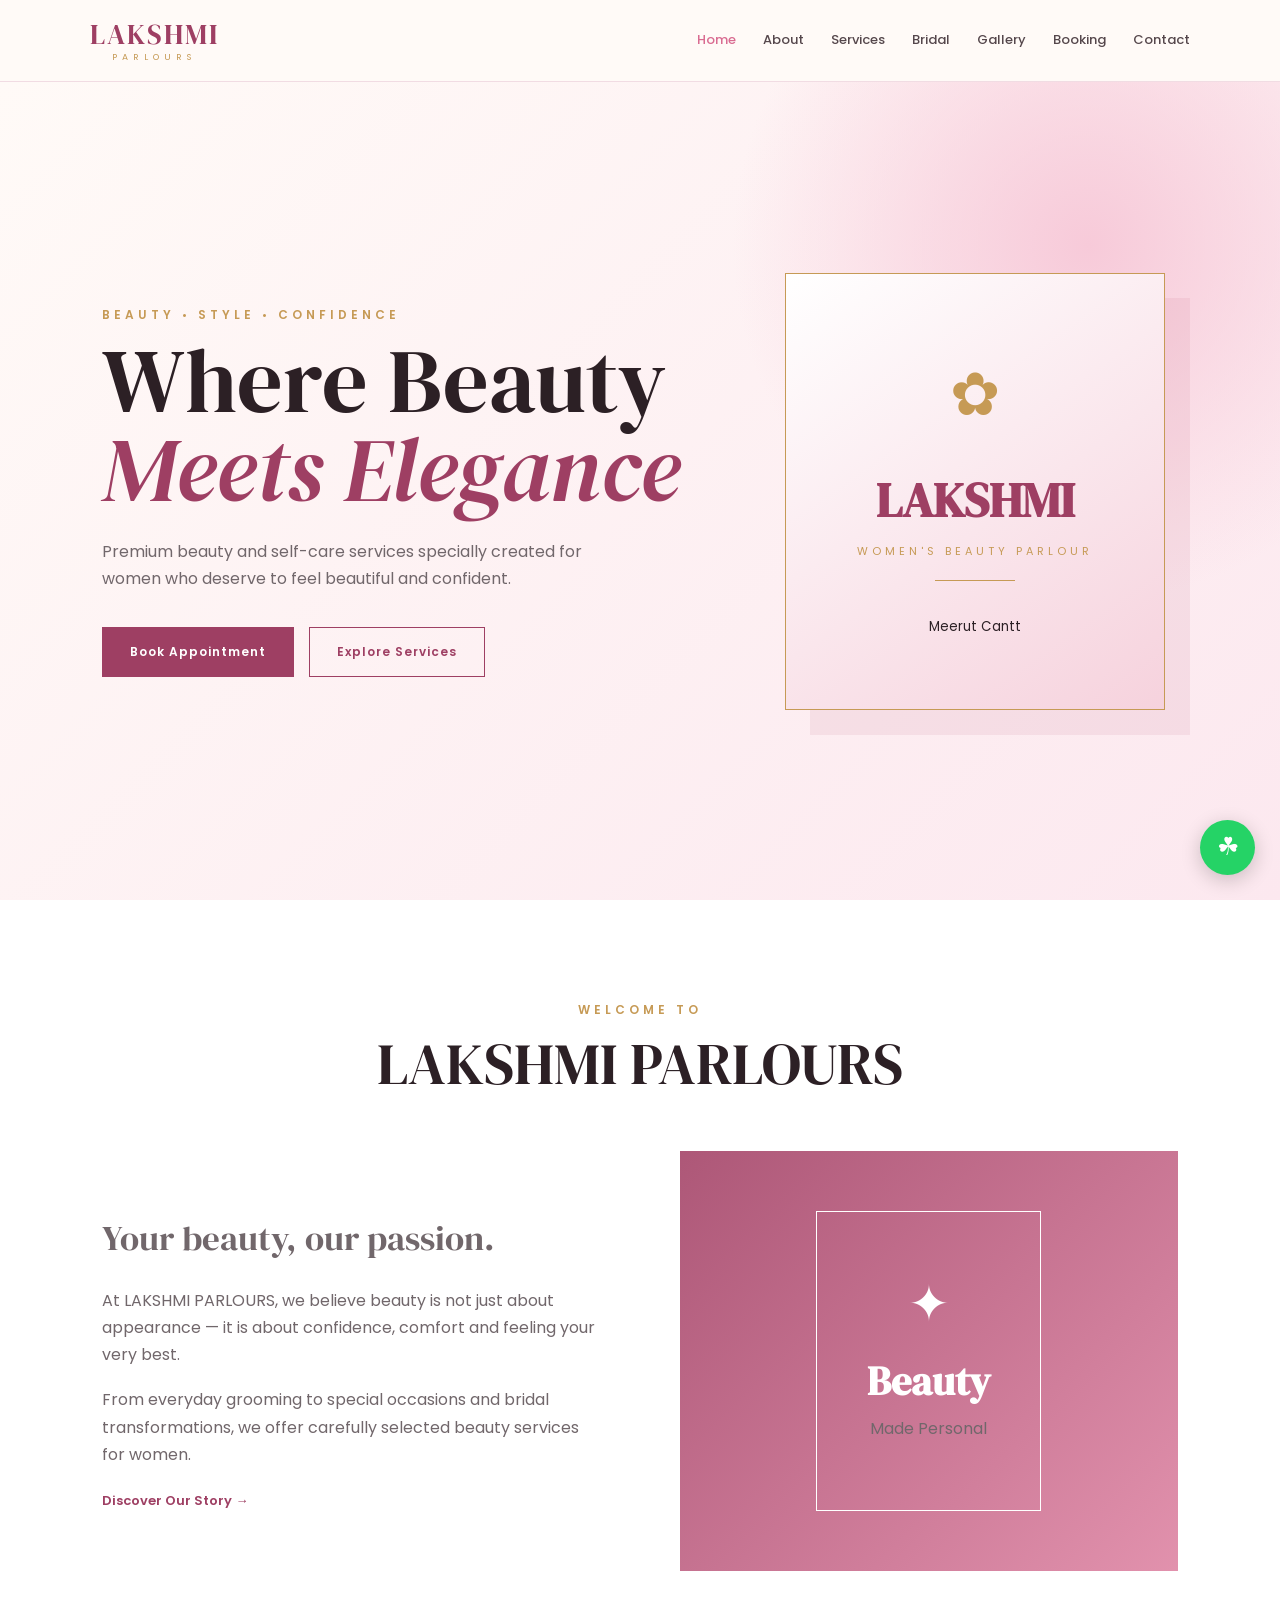
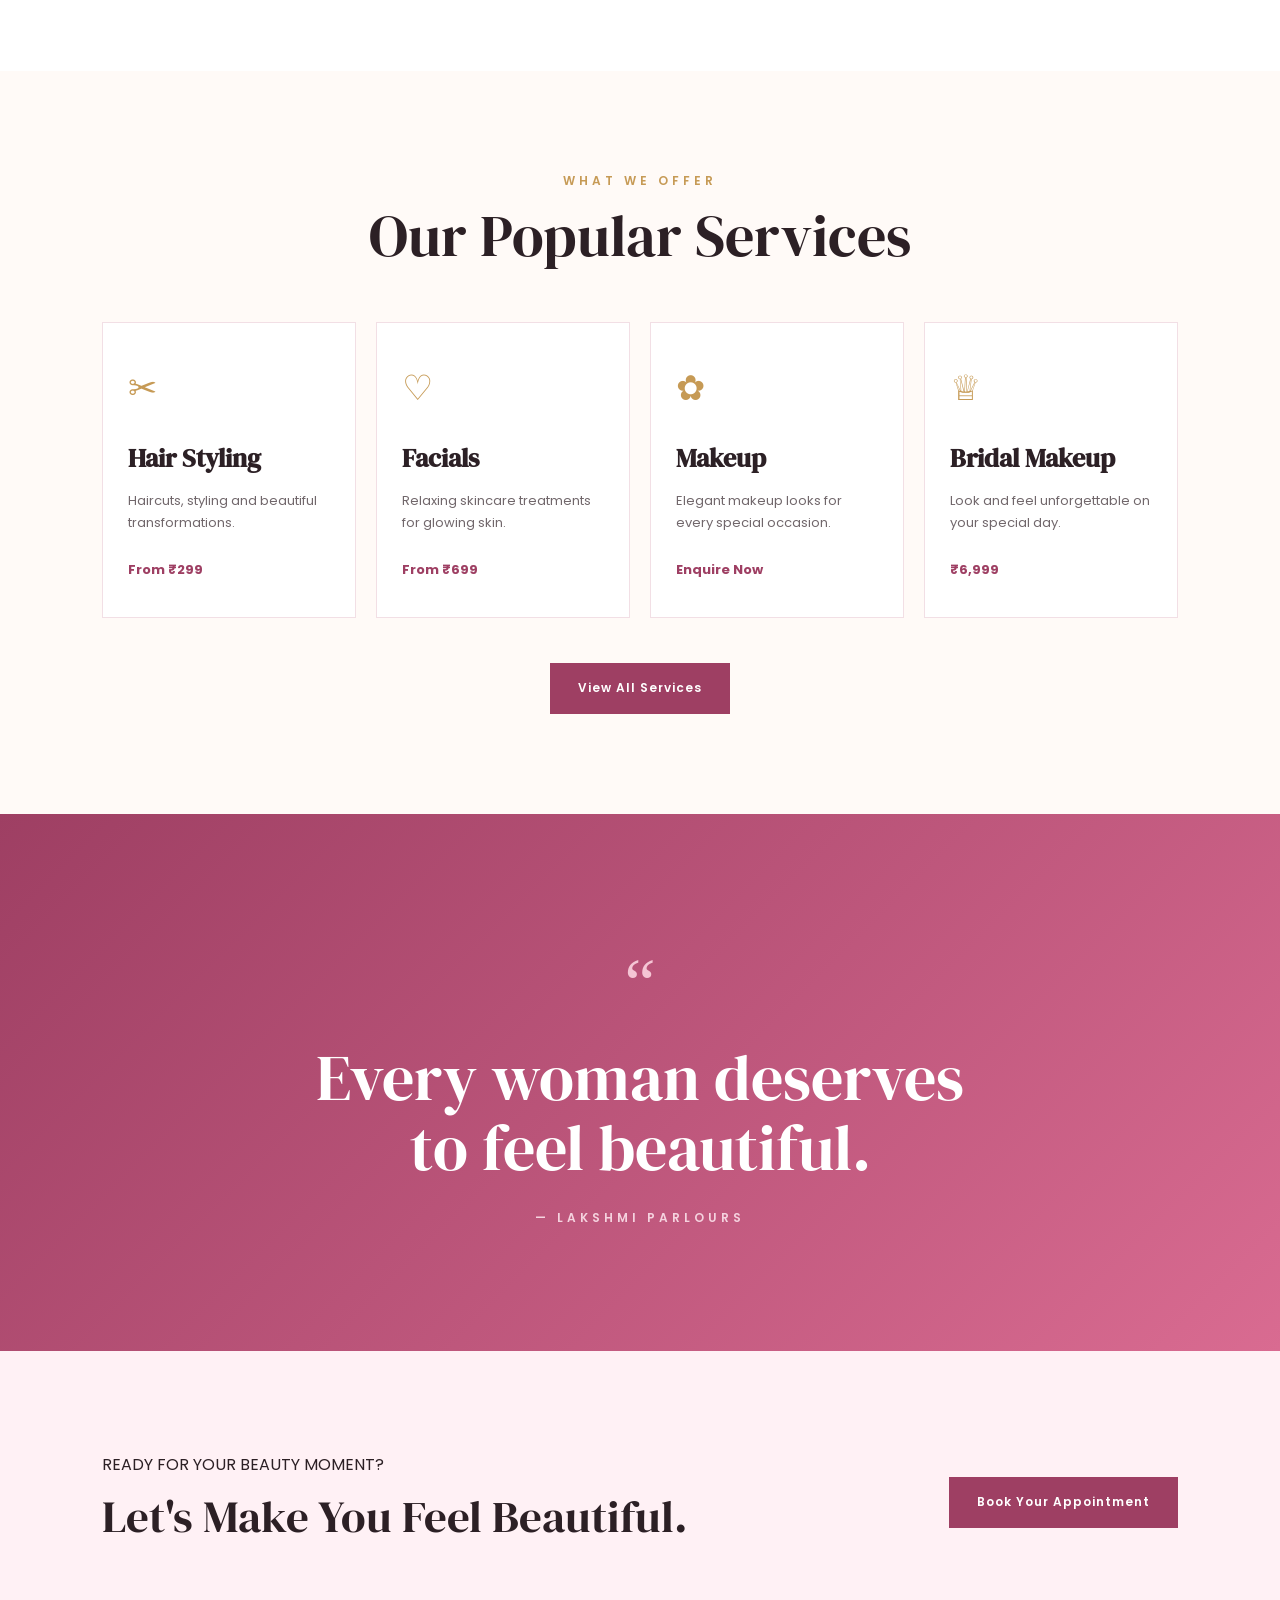
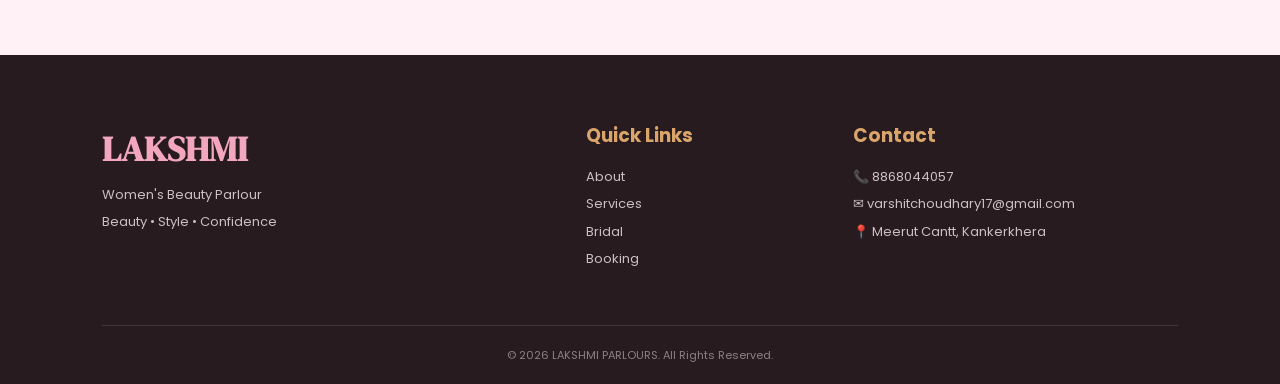
<file: index.html>
<!DOCTYPE html>
<html lang="en">
<head>
    <meta charset="UTF-8">
    <meta name="viewport" content="width=device-width, initial-scale=1.0">
    <title>LAKSHMI PARLOURS | Women's Beauty Parlour</title>
    <link rel="stylesheet" href="style.css">
    <link href="https://fonts.googleapis.com/css2?family=DM+Serif+Display&family=Poppins:wght@300;400;500;600;700&display=swap" rel="stylesheet">
</head>

<body>

<header class="navbar">
    <a href="index.html" class="logo">
        <span>LAKSHMI</span>
        <small>PARLOURS</small>
    </a>

    <button class="menu-btn" onclick="toggleMenu()">☰</button>

    <nav id="navMenu">
        <a class="active" href="index.html">Home</a>
        <a href="about.html">About</a>
        <a href="services.html">Services</a>
        <a href="bridal.html">Bridal</a>
        <a href="gallery.html">Gallery</a>
        <a href="booking.html">Booking</a>
        <a href="contact.html">Contact</a>
    </nav>
</header>

<main>

<section class="hero">
    <div class="hero-content">
        <p class="eyebrow">BEAUTY • STYLE • CONFIDENCE</p>

        <h1>Where Beauty<br><span>Meets Elegance</span></h1>

        <p>
            Premium beauty and self-care services specially created
            for women who deserve to feel beautiful and confident.
        </p>

        <div class="hero-buttons">
            <a href="booking.html" class="btn">Book Appointment</a>
            <a href="services.html" class="btn btn-outline">Explore Services</a>
        </div>
    </div>

    <div class="hero-card">
        <div class="flower">✿</div>
        <h2>LAKSHMI</h2>
        <p>WOMEN'S BEAUTY PARLOUR</p>
        <div class="gold-line"></div>
        <small>Meerut Cantt</small>
    </div>
</section>

<section class="welcome section">
    <div class="section-title">
        <p>WELCOME TO</p>
        <h2>LAKSHMI PARLOURS</h2>
    </div>

    <div class="welcome-grid">
        <div>
            <p class="large-text">
                Your beauty, our passion.
            </p>

            <p>
                At LAKSHMI PARLOURS, we believe beauty is not just
                about appearance — it is about confidence, comfort
                and feeling your very best.
            </p>

            <p>
                From everyday grooming to special occasions and
                bridal transformations, we offer carefully selected
                beauty services for women.
            </p>

            <a href="about.html" class="text-link">Discover Our Story →</a>
        </div>

        <div class="beauty-box">
            <div>
                <span>✦</span>
                <h3>Beauty</h3>
                <p>Made Personal</p>
            </div>
        </div>
    </div>
</section>

<section class="services-preview section">
    <div class="section-title">
        <p>WHAT WE OFFER</p>
        <h2>Our Popular Services</h2>
    </div>

    <div class="service-cards">

        <div class="service-card">
            <div class="service-icon">✂</div>
            <h3>Hair Styling</h3>
            <p>Haircuts, styling and beautiful transformations.</p>
            <strong>From ₹299</strong>
        </div>

        <div class="service-card">
            <div class="service-icon">♡</div>
            <h3>Facials</h3>
            <p>Relaxing skincare treatments for glowing skin.</p>
            <strong>From ₹699</strong>
        </div>

        <div class="service-card">
            <div class="service-icon">✿</div>
            <h3>Makeup</h3>
            <p>Elegant makeup looks for every special occasion.</p>
            <strong>Enquire Now</strong>
        </div>

        <div class="service-card">
            <div class="service-icon">♕</div>
            <h3>Bridal Makeup</h3>
            <p>Look and feel unforgettable on your special day.</p>
            <strong>₹6,999</strong>
        </div>

    </div>

    <div class="center">
        <a href="services.html" class="btn">View All Services</a>
    </div>
</section>

<section class="quote-section">
    <div>
        <span>“</span>
        <h2>Every woman deserves<br>to feel beautiful.</h2>
        <p>— LAKSHMI PARLOURS</p>
    </div>
</section>

<section class="cta section">
    <div>
        <p>READY FOR YOUR BEAUTY MOMENT?</p>
        <h2>Let's Make You Feel Beautiful.</h2>
    </div>

    <a href="booking.html" class="btn">Book Your Appointment</a>
</section>

</main>

<footer>
    <div class="footer-grid">

        <div>
            <h2>LAKSHMI</h2>
            <p>Women's Beauty Parlour</p>
            <p>Beauty • Style • Confidence</p>
        </div>

        <div>
            <h3>Quick Links</h3>
            <a href="about.html">About</a>
            <a href="services.html">Services</a>
            <a href="bridal.html">Bridal</a>
            <a href="booking.html">Booking</a>
        </div>

        <div>
            <h3>Contact</h3>
            <p>📞 8868044057</p>
            <p>✉ varshitchoudhary17@gmail.com</p>
            <p>📍 Meerut Cantt, Kankerkhera</p>
        </div>

    </div>

    <div class="copyright">
        © 2026 LAKSHMI PARLOURS. All Rights Reserved.
    </div>
</footer>

<a class="whatsapp" href="https://wa.me/918868044057" target="_blank">☘</a>

<script src="script.js"></script>
</body>
</html>
</file>
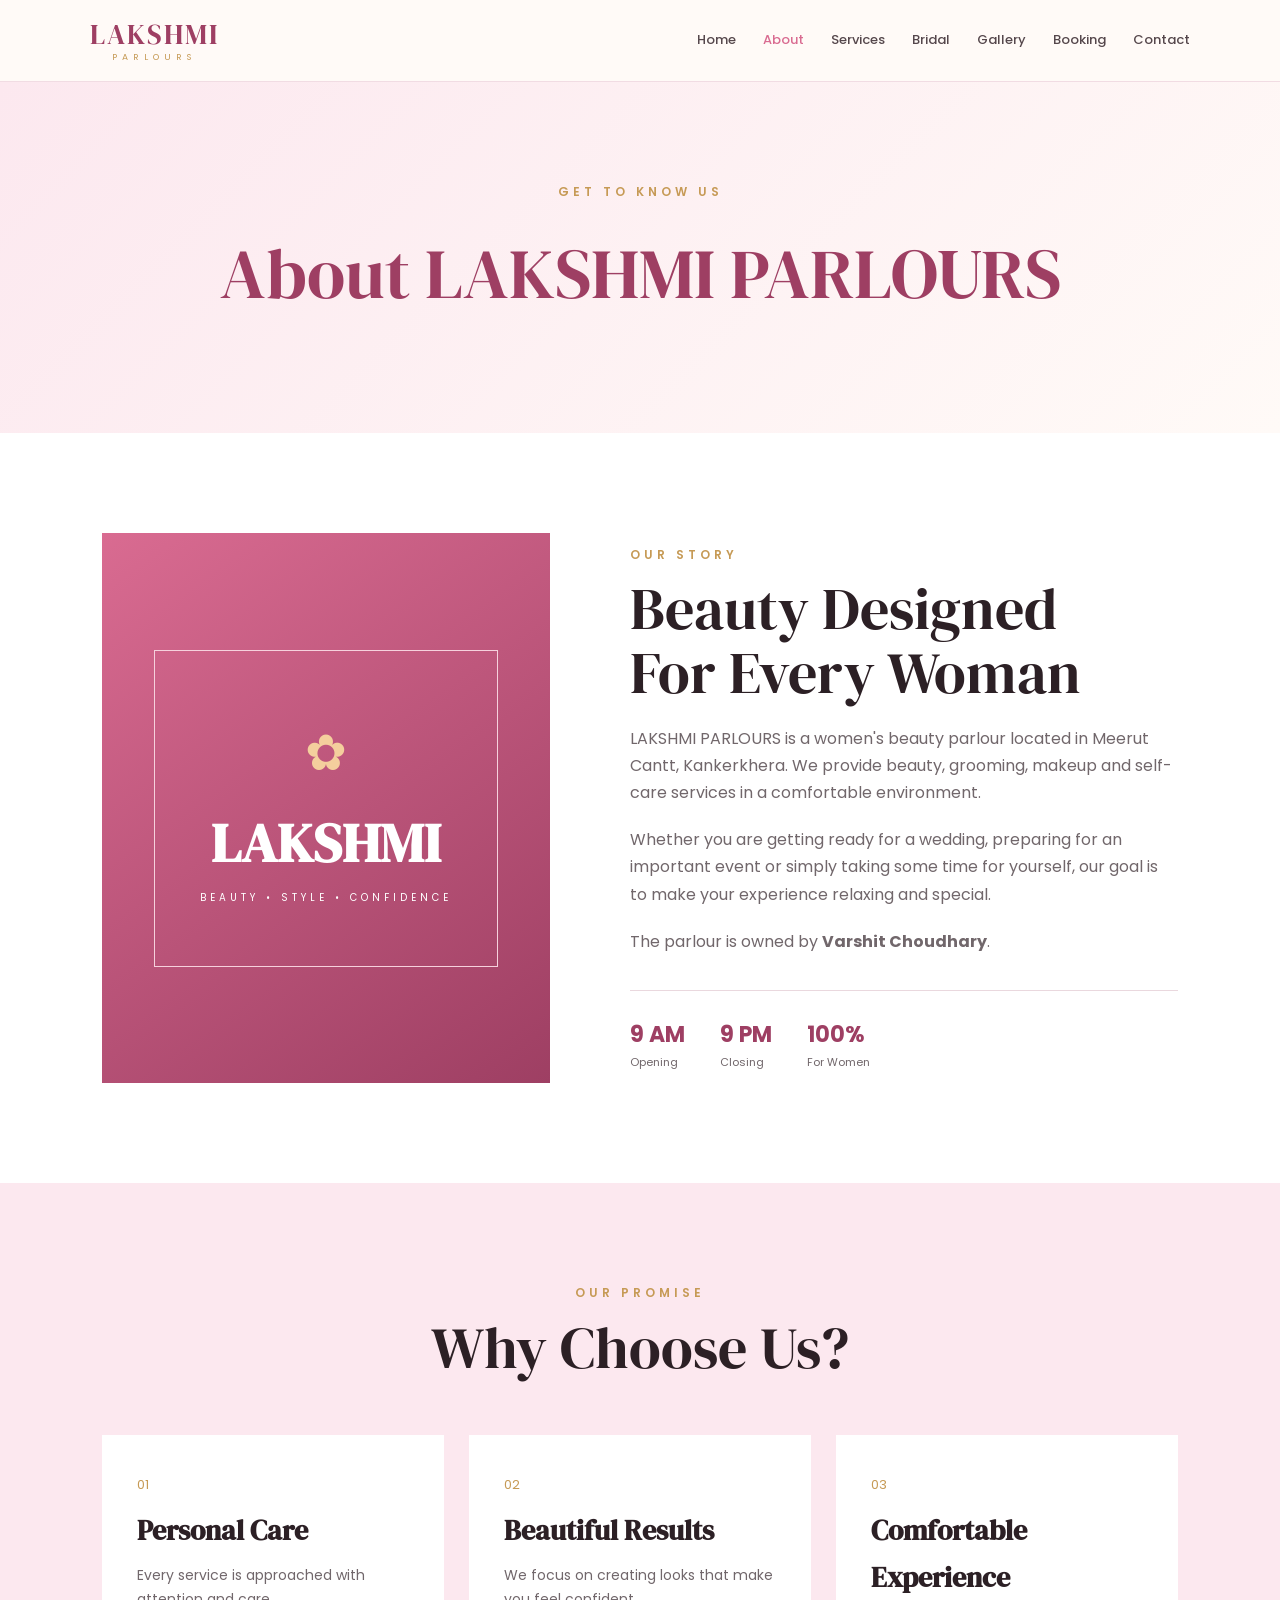
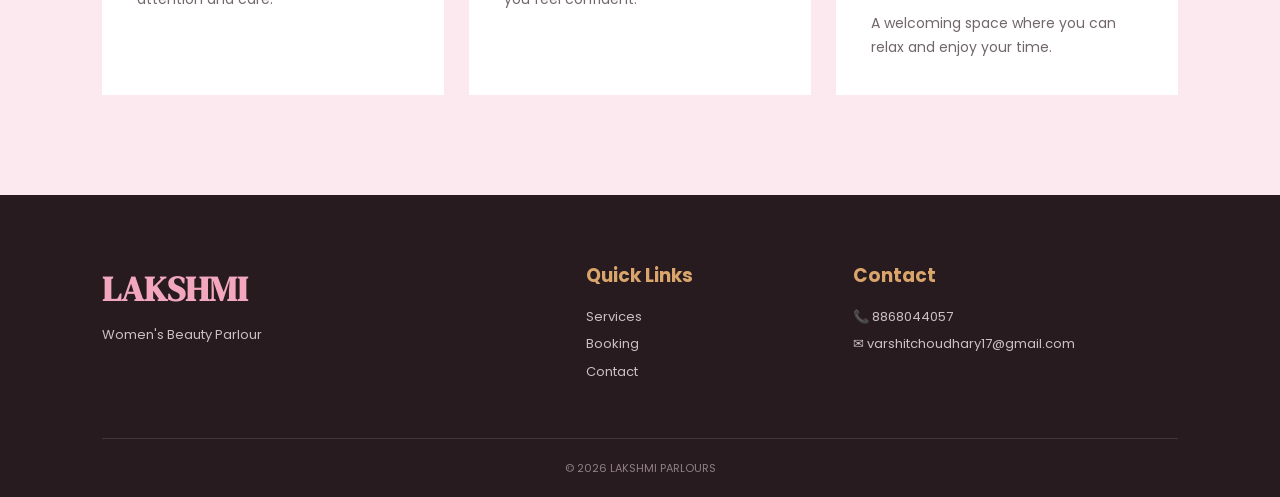
<file: about.html>
<!DOCTYPE html>
<html lang="en">
<head>
    <meta charset="UTF-8">
    <meta name="viewport" content="width=device-width, initial-scale=1.0">
    <title>About | LAKSHMI PARLOURS</title>
    <link rel="stylesheet" href="style.css">
    <link href="https://fonts.googleapis.com/css2?family=DM+Serif+Display&family=Poppins:wght@300;400;500;600;700&display=swap" rel="stylesheet">
</head>

<body>

<header class="navbar">
    <a href="index.html" class="logo">
        <span>LAKSHMI</span>
        <small>PARLOURS</small>
    </a>

    <button class="menu-btn" onclick="toggleMenu()">☰</button>

    <nav id="navMenu">
        <a href="index.html">Home</a>
        <a class="active" href="about.html">About</a>
        <a href="services.html">Services</a>
        <a href="bridal.html">Bridal</a>
        <a href="gallery.html">Gallery</a>
        <a href="booking.html">Booking</a>
        <a href="contact.html">Contact</a>
    </nav>
</header>

<section class="page-banner">
    <p>GET TO KNOW US</p>
    <h1>About LAKSHMI PARLOURS</h1>
</section>

<section class="section about-section">

    <div class="about-image">
        <div>
            <span>✿</span>
            <h2>LAKSHMI</h2>
            <p>BEAUTY • STYLE • CONFIDENCE</p>
        </div>
    </div>

    <div class="about-text">
        <p class="eyebrow">OUR STORY</p>
        <h2>Beauty Designed<br>For Every Woman</h2>

        <p>
            LAKSHMI PARLOURS is a women's beauty parlour located in
            Meerut Cantt, Kankerkhera. We provide beauty, grooming,
            makeup and self-care services in a comfortable environment.
        </p>

        <p>
            Whether you are getting ready for a wedding, preparing
            for an important event or simply taking some time for yourself,
            our goal is to make your experience relaxing and special.
        </p>

        <p>
            The parlour is owned by <strong>Varshit Choudhary</strong>.
        </p>

        <div class="info-strip">
            <div>
                <strong>9 AM</strong>
                <span>Opening</span>
            </div>

            <div>
                <strong>9 PM</strong>
                <span>Closing</span>
            </div>

            <div>
                <strong>100%</strong>
                <span>For Women</span>
            </div>
        </div>
    </div>

</section>

<section class="values section">
    <div class="section-title">
        <p>OUR PROMISE</p>
        <h2>Why Choose Us?</h2>
    </div>

    <div class="value-grid">
        <div>
            <span>01</span>
            <h3>Personal Care</h3>
            <p>Every service is approached with attention and care.</p>
        </div>

        <div>
            <span>02</span>
            <h3>Beautiful Results</h3>
            <p>We focus on creating looks that make you feel confident.</p>
        </div>

        <div>
            <span>03</span>
            <h3>Comfortable Experience</h3>
            <p>A welcoming space where you can relax and enjoy your time.</p>
        </div>
    </div>
</section>

<footer>
    <div class="footer-grid">
        <div>
            <h2>LAKSHMI</h2>
            <p>Women's Beauty Parlour</p>
        </div>

        <div>
            <h3>Quick Links</h3>
            <a href="services.html">Services</a>
            <a href="booking.html">Booking</a>
            <a href="contact.html">Contact</a>
        </div>

        <div>
            <h3>Contact</h3>
            <p>📞 8868044057</p>
            <p>✉ varshitchoudhary17@gmail.com</p>
        </div>
    </div>

    <div class="copyright">© 2026 LAKSHMI PARLOURS</div>
</footer>

<script src="script.js"></script>
</body>
</html>
</file>
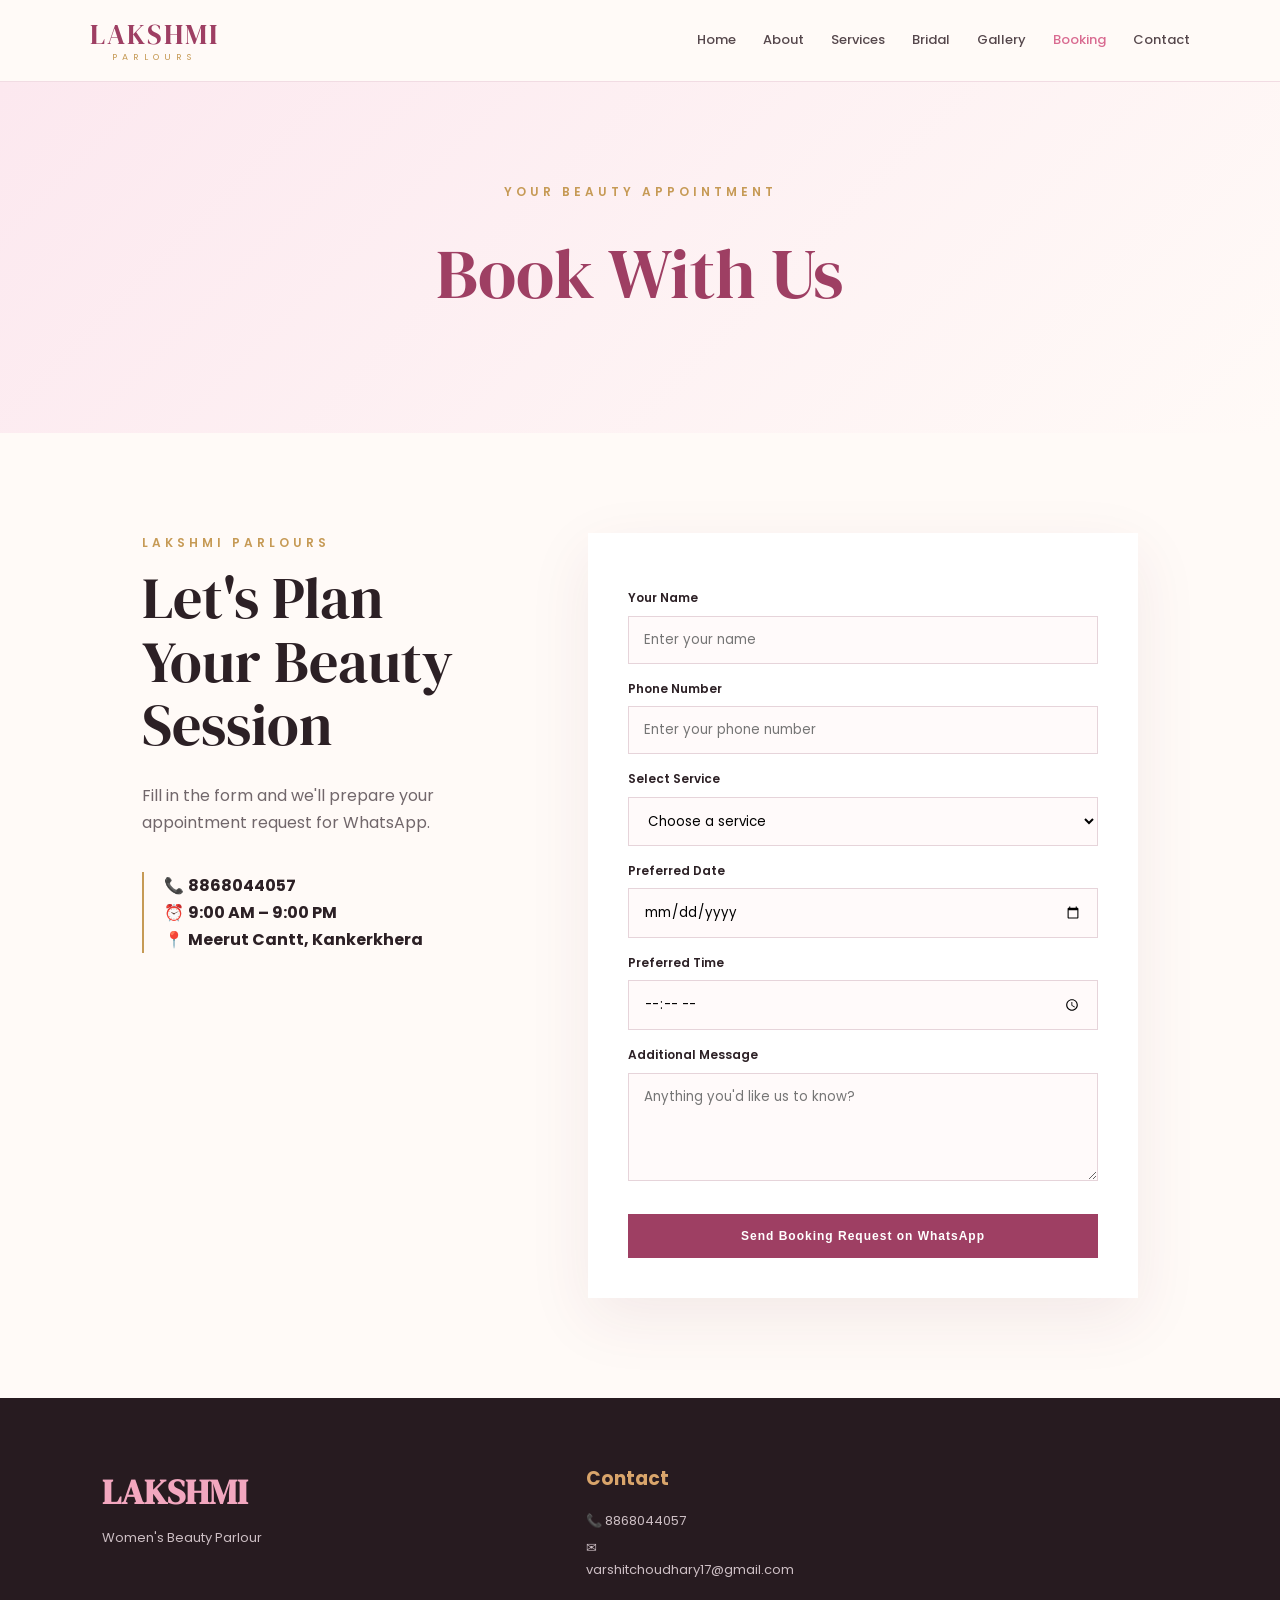
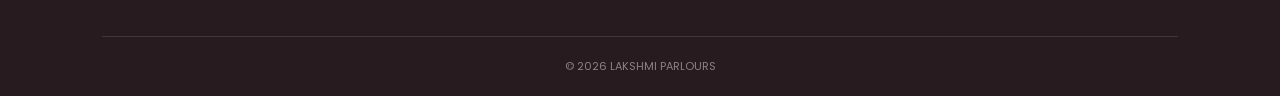
<file: booking.html>
<!DOCTYPE html>
<html lang="en">
<head>
    <meta charset="UTF-8">
    <meta name="viewport" content="width=device-width, initial-scale=1.0">
    <title>Book Appointment | LAKSHMI PARLOURS</title>
    <link rel="stylesheet" href="style.css">
    <link href="https://fonts.googleapis.com/css2?family=DM+Serif+Display&family=Poppins:wght@300;400;500;600;700&display=swap" rel="stylesheet">
</head>

<body>

<header class="navbar">
    <a href="index.html" class="logo">
        <span>LAKSHMI</span>
        <small>PARLOURS</small>
    </a>

    <button class="menu-btn" onclick="toggleMenu()">☰</button>

    <nav id="navMenu">
        <a href="index.html">Home</a>
        <a href="about.html">About</a>
        <a href="services.html">Services</a>
        <a href="bridal.html">Bridal</a>
        <a href="gallery.html">Gallery</a>
        <a class="active" href="booking.html">Booking</a>
        <a href="contact.html">Contact</a>
    </nav>
</header>

<section class="page-banner">
    <p>YOUR BEAUTY APPOINTMENT</p>
    <h1>Book With Us</h1>
</section>

<section class="section booking-section">

    <div class="booking-info">
        <p class="eyebrow">LAKSHMI PARLOURS</p>
        <h2>Let's Plan Your Beauty Session</h2>

        <p>
            Fill in the form and we'll prepare your appointment
            request for WhatsApp.
        </p>

        <div class="contact-mini">
            <p>📞 <strong>8868044057</strong></p>
            <p>⏰ <strong>9:00 AM – 9:00 PM</strong></p>
            <p>📍 <strong>Meerut Cantt, Kankerkhera</strong></p>
        </div>
    </div>

    <form id="bookingForm" class="booking-form">

        <label>Your Name</label>
        <input type="text" id="name" placeholder="Enter your name" required>

        <label>Phone Number</label>
        <input type="tel" id="phone" placeholder="Enter your phone number" required>

        <label>Select Service</label>
        <select id="service" required>
            <option value="">Choose a service</option>
            <option>Haircut / Hair Styling - ₹299</option>
            <option>Hair Colouring</option>
            <option>Facial - ₹699</option>
            <option>Cleanup</option>
            <option>Waxing</option>
            <option>Manicure - ₹359</option>
            <option>Makeup</option>
            <option>Bridal Makeup - ₹6,999</option>
            <option>Mehndi</option>
            <option>Spa</option>
        </select>

        <label>Preferred Date</label>
        <input type="date" id="date" required>

        <label>Preferred Time</label>
        <input type="time" id="time" required>

        <label>Additional Message</label>
        <textarea id="message" rows="4"
            placeholder="Anything you'd like us to know?"></textarea>

        <button type="submit" class="btn full-btn">
            Send Booking Request on WhatsApp
        </button>

    </form>

</section>

<footer>
    <div class="footer-grid">
        <div>
            <h2>LAKSHMI</h2>
            <p>Women's Beauty Parlour</p>
        </div>

        <div>
            <h3>Contact</h3>
            <p>📞 8868044057</p>
            <p>✉ varshitchoudhary17@gmail.com</p>
        </div>
    </div>

    <div class="copyright">© 2026 LAKSHMI PARLOURS</div>
</footer>

<script src="script.js"></script>
</body>
</html>
</file>
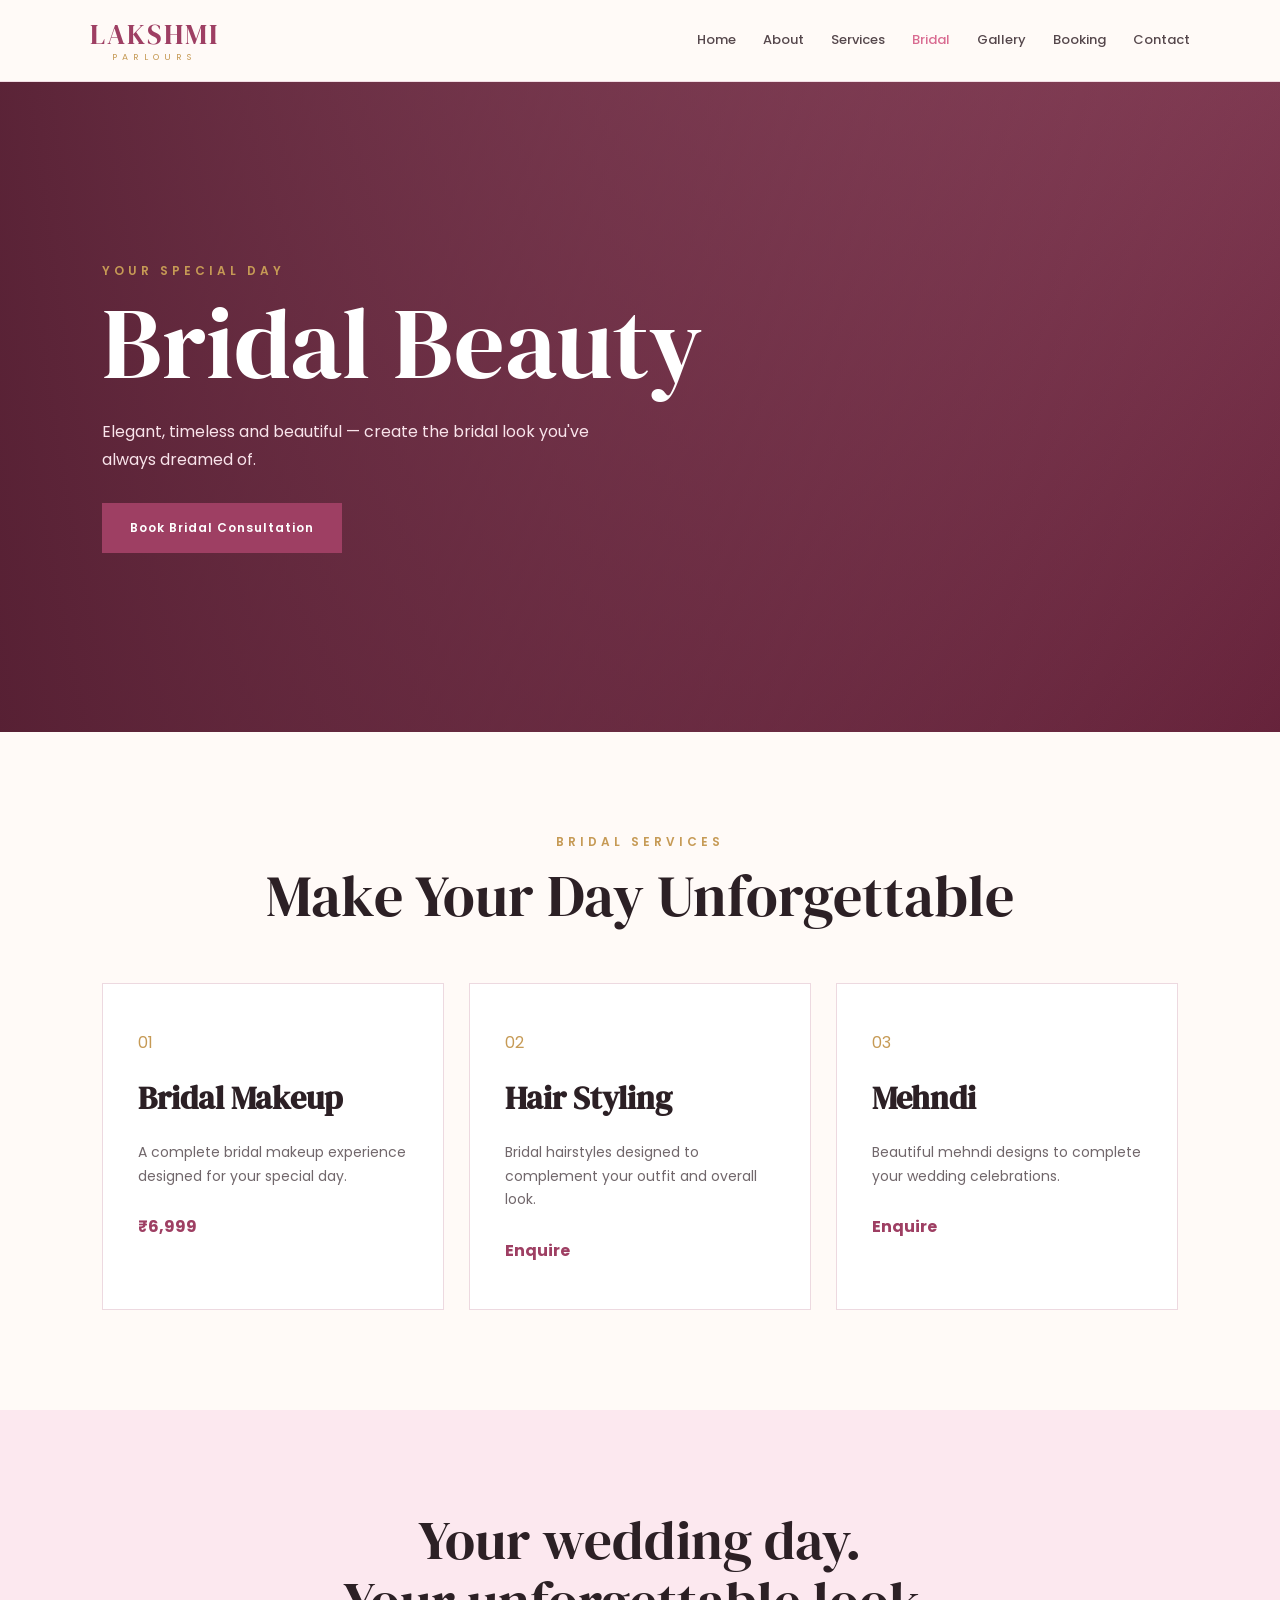
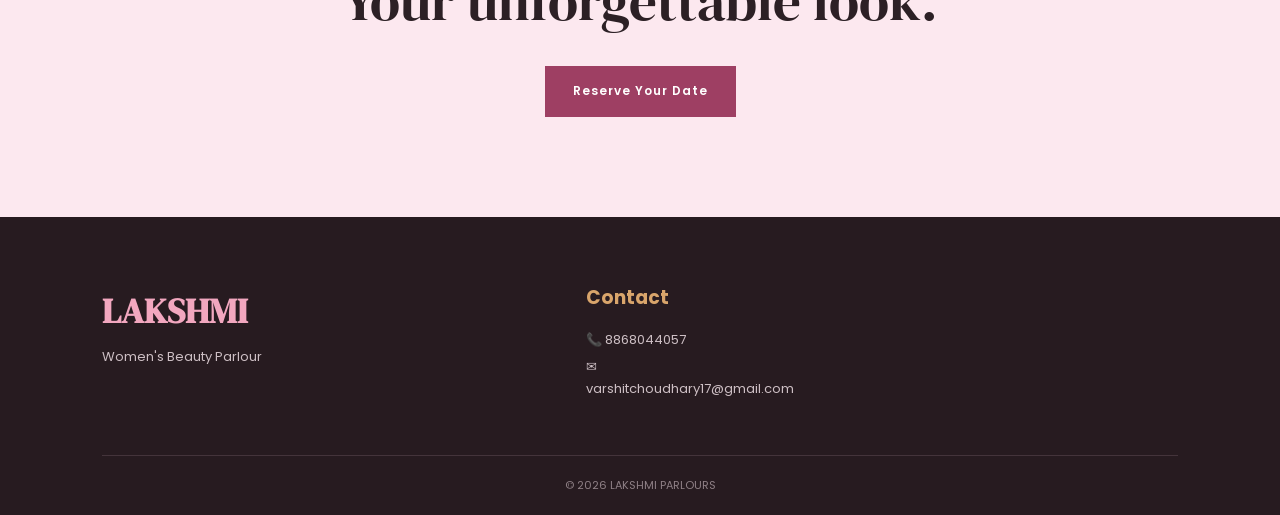
<file: bridal.html>
<!DOCTYPE html>
<html lang="en">
<head>
    <meta charset="UTF-8">
    <meta name="viewport" content="width=device-width, initial-scale=1.0">
    <title>Bridal Makeup | LAKSHMI PARLOURS</title>
    <link rel="stylesheet" href="style.css">
    <link href="https://fonts.googleapis.com/css2?family=DM+Serif+Display&family=Poppins:wght@300;400;500;600;700&display=swap" rel="stylesheet">
</head>

<body>

<header class="navbar">
    <a href="index.html" class="logo">
        <span>LAKSHMI</span>
        <small>PARLOURS</small>
    </a>

    <button class="menu-btn" onclick="toggleMenu()">☰</button>

    <nav id="navMenu">
        <a href="index.html">Home</a>
        <a href="about.html">About</a>
        <a href="services.html">Services</a>
        <a class="active" href="bridal.html">Bridal</a>
        <a href="gallery.html">Gallery</a>
        <a href="booking.html">Booking</a>
        <a href="contact.html">Contact</a>
    </nav>
</header>

<section class="bridal-hero">
    <div>
        <p>YOUR SPECIAL DAY</p>
        <h1>Bridal Beauty</h1>
        <p>
            Elegant, timeless and beautiful — create the bridal look
            you've always dreamed of.
        </p>

        <a href="booking.html" class="btn">Book Bridal Consultation</a>
    </div>
</section>

<section class="section">

    <div class="section-title">
        <p>BRIDAL SERVICES</p>
        <h2>Make Your Day Unforgettable</h2>
    </div>

    <div class="bridal-grid">

        <div class="bridal-card">
            <span>01</span>
            <h3>Bridal Makeup</h3>
            <p>
                A complete bridal makeup experience designed for
                your special day.
            </p>
            <strong>₹6,999</strong>
        </div>

        <div class="bridal-card">
            <span>02</span>
            <h3>Hair Styling</h3>
            <p>
                Bridal hairstyles designed to complement your outfit
                and overall look.
            </p>
            <strong>Enquire</strong>
        </div>

        <div class="bridal-card">
            <span>03</span>
            <h3>Mehndi</h3>
            <p>
                Beautiful mehndi designs to complete your wedding
                celebrations.
            </p>
            <strong>Enquire</strong>
        </div>

    </div>

</section>

<section class="bridal-quote">
    <h2>Your wedding day.<br>Your unforgettable look.</h2>
    <a href="booking.html" class="btn">Reserve Your Date</a>
</section>

<footer>
    <div class="footer-grid">
        <div>
            <h2>LAKSHMI</h2>
            <p>Women's Beauty Parlour</p>
        </div>

        <div>
            <h3>Contact</h3>
            <p>📞 8868044057</p>
            <p>✉ varshitchoudhary17@gmail.com</p>
        </div>
    </div>

    <div class="copyright">© 2026 LAKSHMI PARLOURS</div>
</footer>

<script src="script.js"></script>
</body>
</html>
</file>
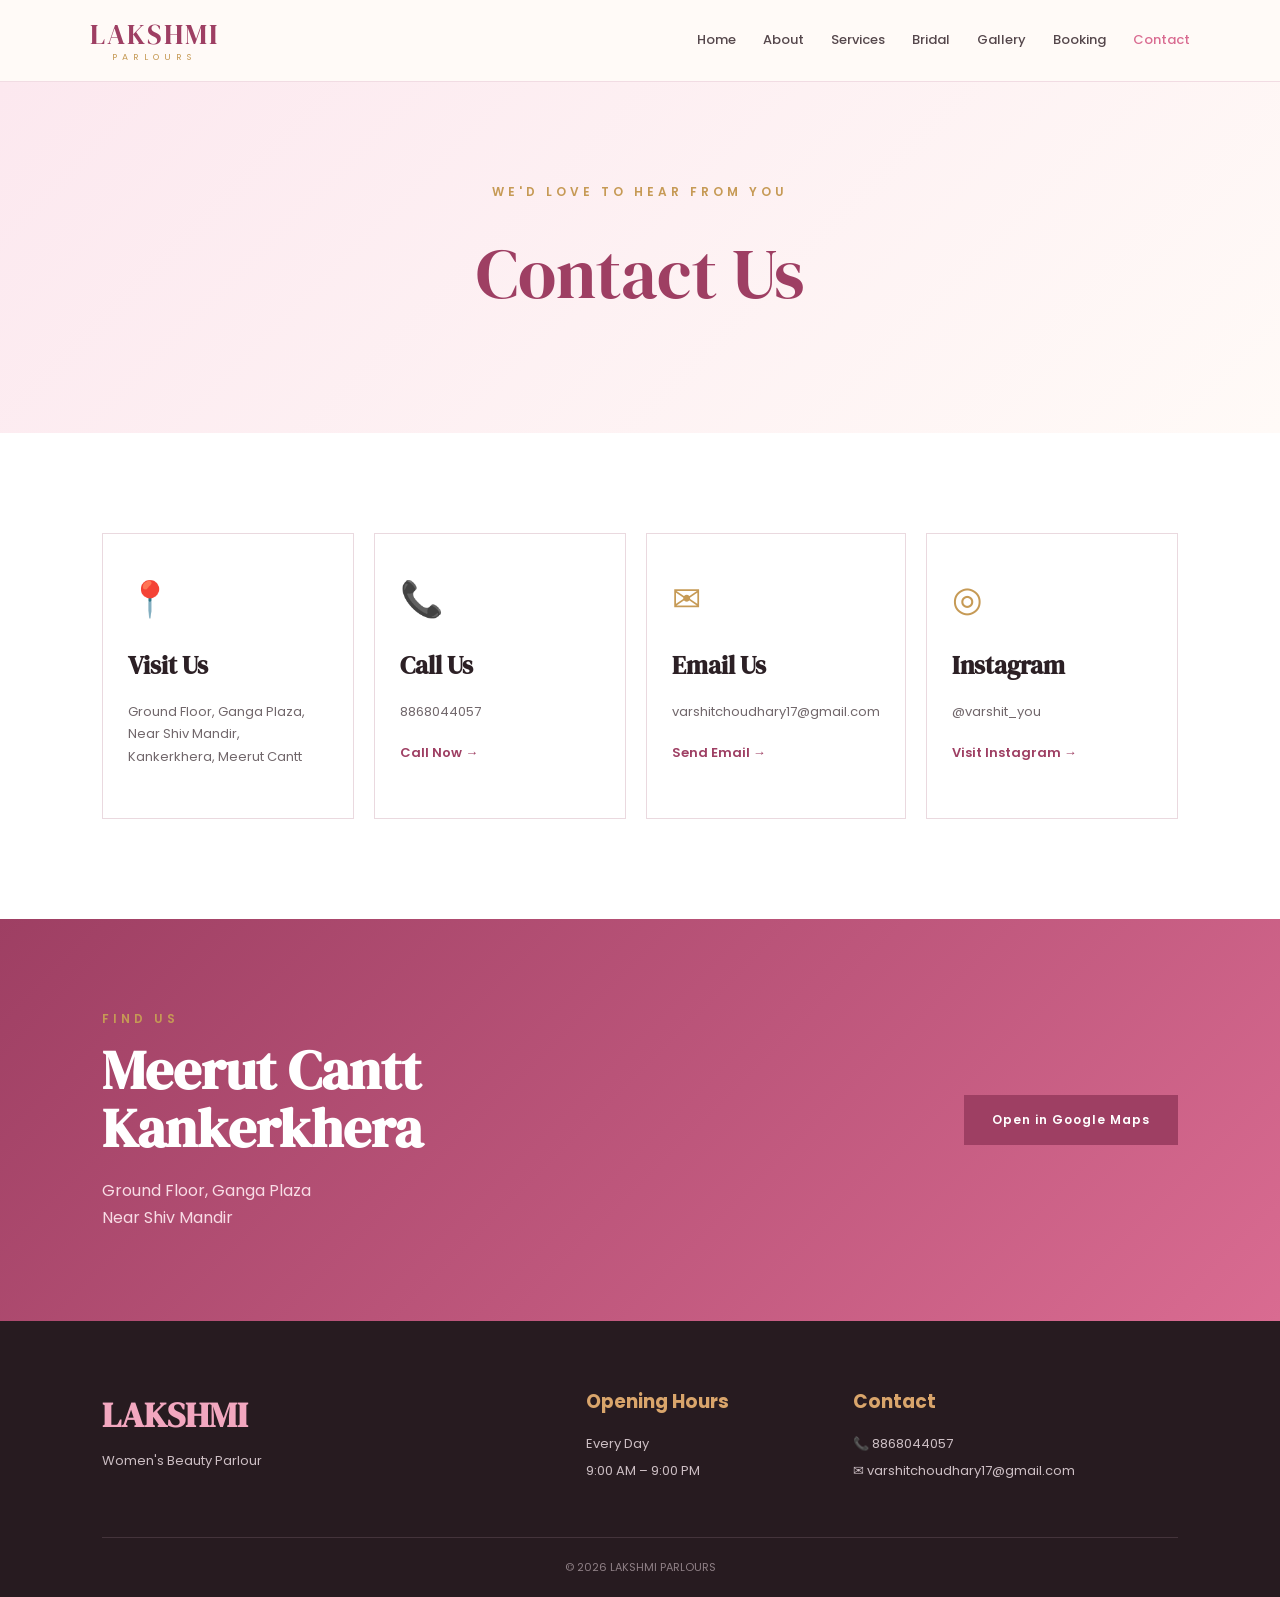
<file: contact.html>
<!DOCTYPE html>
<html lang="en">
<head>
    <meta charset="UTF-8">
    <meta name="viewport" content="width=device-width, initial-scale=1.0">
    <title>Contact | LAKSHMI PARLOURS</title>
    <link rel="stylesheet" href="style.css">
    <link href="https://fonts.googleapis.com/css2?family=DM+Serif+Display&family=Poppins:wght@300;400;500;600;700&display=swap" rel="stylesheet">
</head>

<body>

<header class="navbar">
    <a href="index.html" class="logo">
        <span>LAKSHMI</span>
        <small>PARLOURS</small>
    </a>

    <button class="menu-btn" onclick="toggleMenu()">☰</button>

    <nav id="navMenu">
        <a href="index.html">Home</a>
        <a href="about.html">About</a>
        <a href="services.html">Services</a>
        <a href="bridal.html">Bridal</a>
        <a href="gallery.html">Gallery</a>
        <a href="booking.html">Booking</a>
        <a class="active" href="contact.html">Contact</a>
    </nav>
</header>

<section class="page-banner">
    <p>WE'D LOVE TO HEAR FROM YOU</p>
    <h1>Contact Us</h1>
</section>

<section class="section contact-section">

    <div class="contact-card">
        <span>📍</span>
        <h3>Visit Us</h3>
        <p>
            Ground Floor, Ganga Plaza,<br>
            Near Shiv Mandir,<br>
            Kankerkhera, Meerut Cantt
        </p>
    </div>

    <div class="contact-card">
        <span>📞</span>
        <h3>Call Us</h3>
        <p>8868044057</p>
        <a href="tel:8868044057" class="text-link">Call Now →</a>
    </div>

    <div class="contact-card">
        <span>✉</span>
        <h3>Email Us</h3>
        <p>varshitchoudhary17@gmail.com</p>
        <a href="mailto:varshitchoudhary17@gmail.com" class="text-link">Send Email →</a>
    </div>

    <div class="contact-card">
        <span>◎</span>
        <h3>Instagram</h3>
        <p>@varshit_you</p>
        <a href="https://instagram.com/varshit_you"
           target="_blank"
           class="text-link">
           Visit Instagram →
        </a>
    </div>

</section>

<section class="location-section">
    <div>
        <p>FIND US</p>
        <h2>Meerut Cantt<br>Kankerkhera</h2>
        <p>
            Ground Floor, Ganga Plaza<br>
            Near Shiv Mandir
        </p>
    </div>

    <a
      href="https://www.google.com/maps/search/?api=1&query=Ganga+Plaza+Kankerkhera+Meerut"
      target="_blank"
      class="btn">
      Open in Google Maps
    </a>
</section>

<footer>
    <div class="footer-grid">
        <div>
            <h2>LAKSHMI</h2>
            <p>Women's Beauty Parlour</p>
        </div>

        <div>
            <h3>Opening Hours</h3>
            <p>Every Day</p>
            <p>9:00 AM – 9:00 PM</p>
        </div>

        <div>
            <h3>Contact</h3>
            <p>📞 8868044057</p>
            <p>✉ varshitchoudhary17@gmail.com</p>
        </div>
    </div>

    <div class="copyright">© 2026 LAKSHMI PARLOURS</div>
</footer>

<script src="script.js"></script>
</body>
</html>
</file>
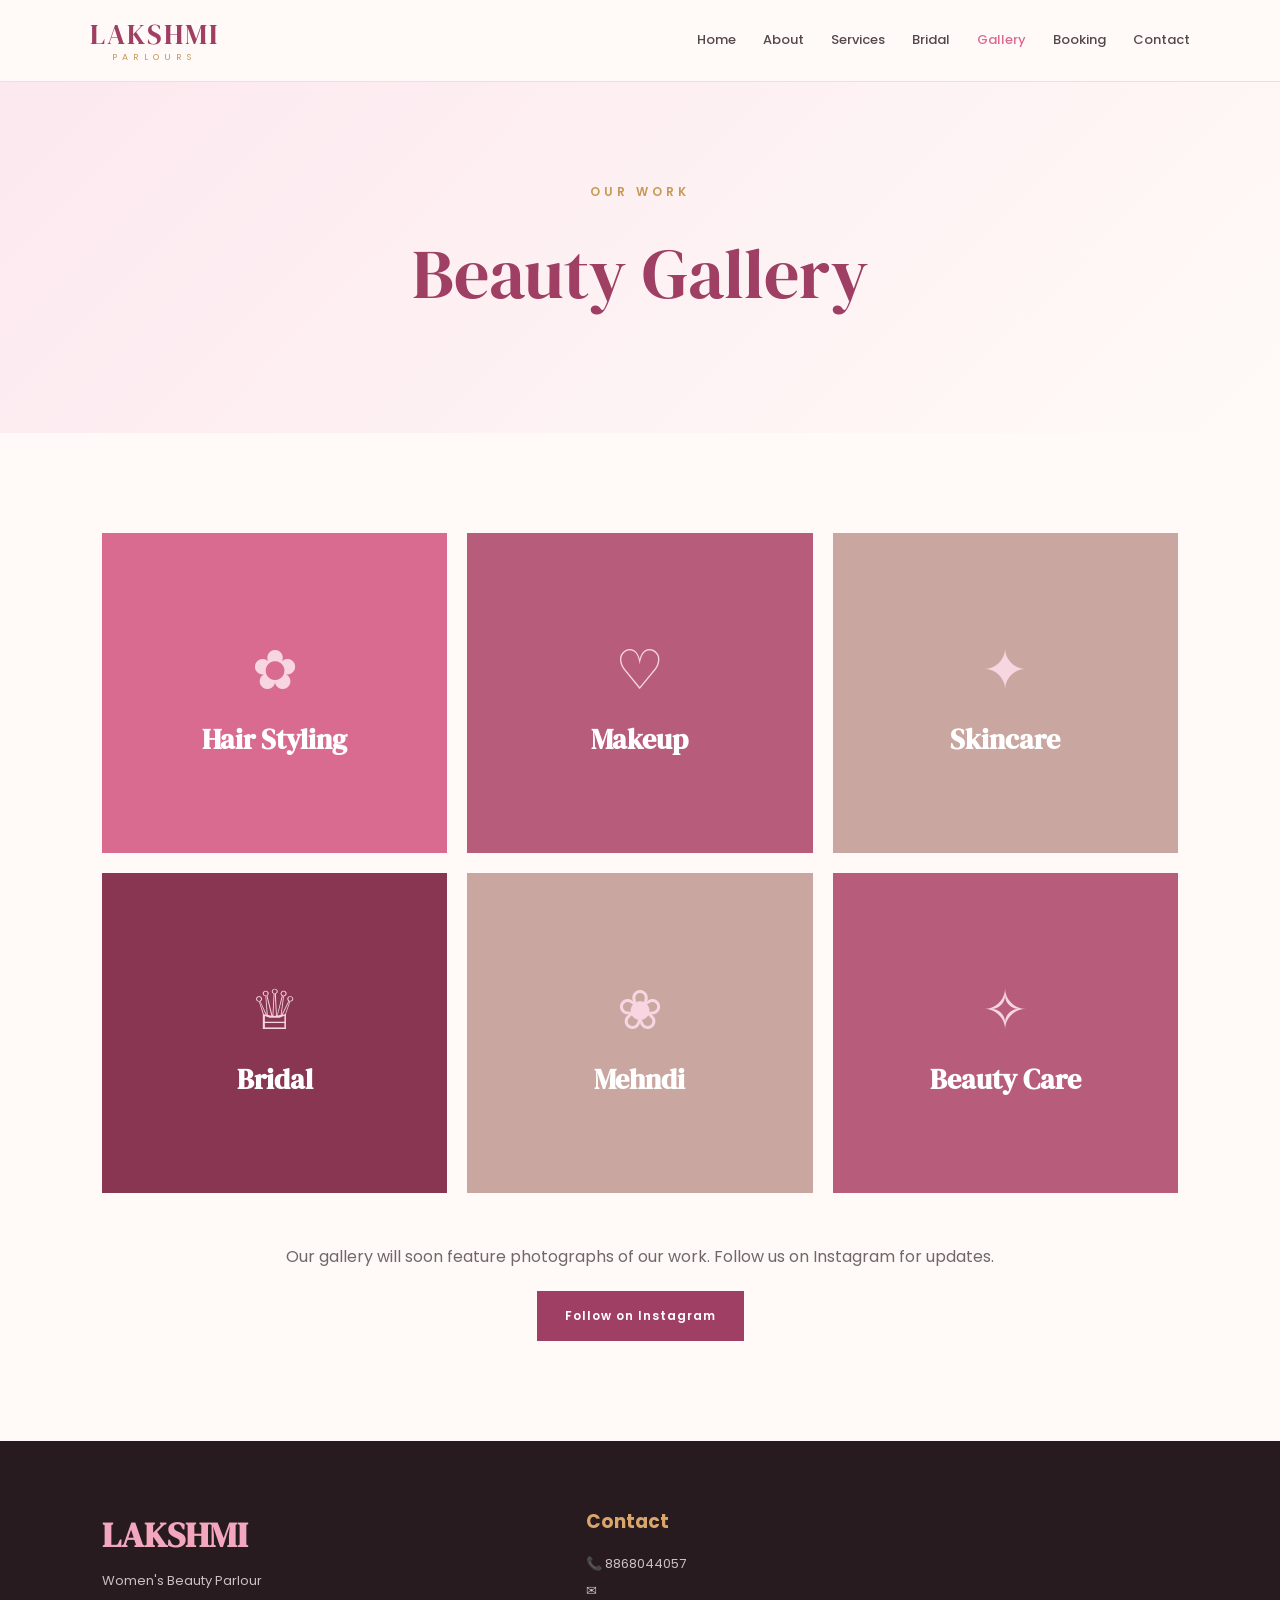
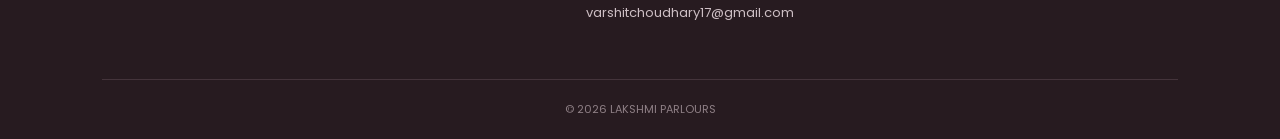
<file: gallery.html>
<!DOCTYPE html>
<html lang="en">
<head>
    <meta charset="UTF-8">
    <meta name="viewport" content="width=device-width, initial-scale=1.0">
    <title>Gallery | LAKSHMI PARLOURS</title>
    <link rel="stylesheet" href="style.css">
    <link href="https://fonts.googleapis.com/css2?family=DM+Serif+Display&family=Poppins:wght@300;400;500;600;700&display=swap" rel="stylesheet">
</head>

<body>

<header class="navbar">
    <a href="index.html" class="logo">
        <span>LAKSHMI</span>
        <small>PARLOURS</small>
    </a>

    <button class="menu-btn" onclick="toggleMenu()">☰</button>

    <nav id="navMenu">
        <a href="index.html">Home</a>
        <a href="about.html">About</a>
        <a href="services.html">Services</a>
        <a href="bridal.html">Bridal</a>
        <a class="active" href="gallery.html">Gallery</a>
        <a href="booking.html">Booking</a>
        <a href="contact.html">Contact</a>
    </nav>
</header>

<section class="page-banner">
    <p>OUR WORK</p>
    <h1>Beauty Gallery</h1>
</section>

<section class="section">

    <div class="gallery-grid">

        <div class="gallery-item pink">
            <span>✿</span>
            <h3>Hair Styling</h3>
        </div>

        <div class="gallery-item rose">
            <span>♡</span>
            <h3>Makeup</h3>
        </div>

        <div class="gallery-item cream">
            <span>✦</span>
            <h3>Skincare</h3>
        </div>

        <div class="gallery-item dark-pink">
            <span>♕</span>
            <h3>Bridal</h3>
        </div>

        <div class="gallery-item cream">
            <span>❀</span>
            <h3>Mehndi</h3>
        </div>

        <div class="gallery-item rose">
            <span>✧</span>
            <h3>Beauty Care</h3>
        </div>

    </div>

    <div class="gallery-note">
        <p>
            Our gallery will soon feature photographs of our work.
            Follow us on Instagram for updates.
        </p>

        <a href="https://instagram.com/varshit_you"
           target="_blank"
           class="btn">
           Follow on Instagram
        </a>
    </div>

</section>

<footer>
    <div class="footer-grid">
        <div>
            <h2>LAKSHMI</h2>
            <p>Women's Beauty Parlour</p>
        </div>

        <div>
            <h3>Contact</h3>
            <p>📞 8868044057</p>
            <p>✉ varshitchoudhary17@gmail.com</p>
        </div>
    </div>

    <div class="copyright">© 2026 LAKSHMI PARLOURS</div>
</footer>

<script src="script.js"></script>
</body>
</html>
</file>
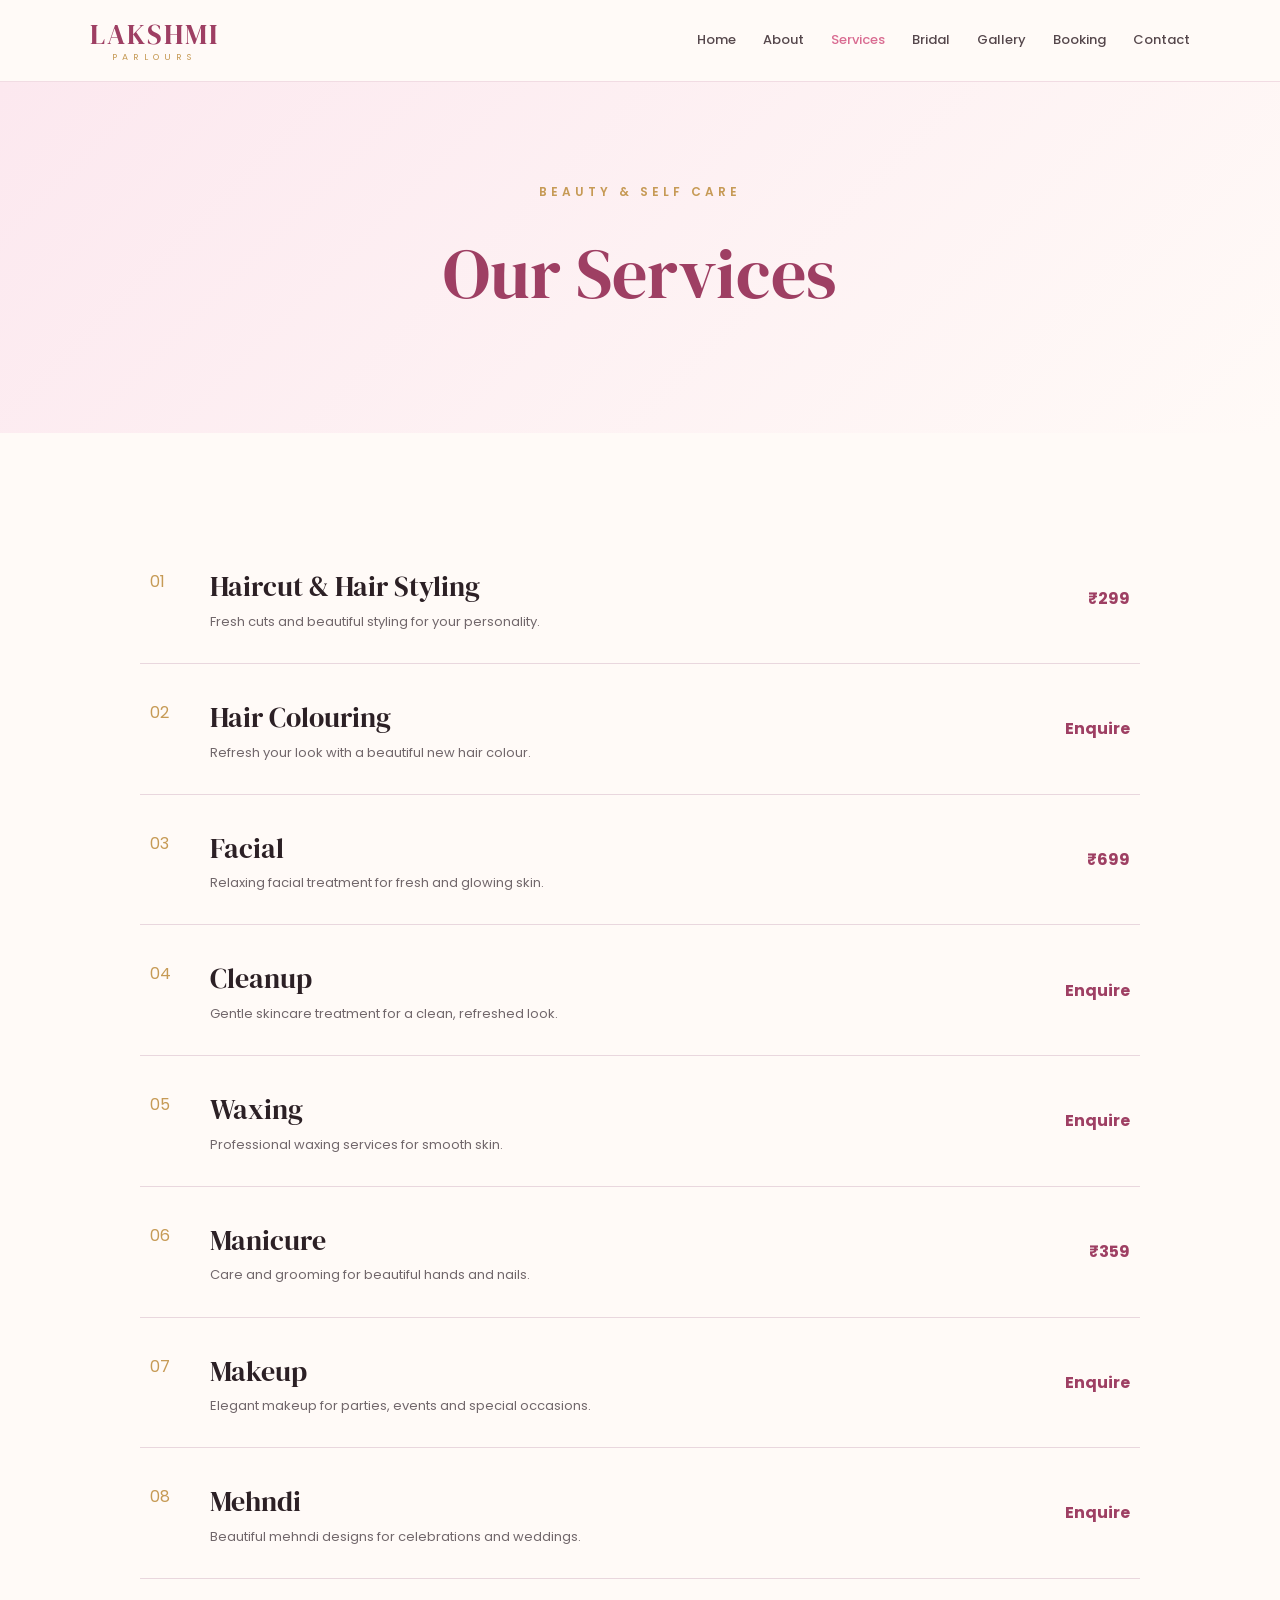
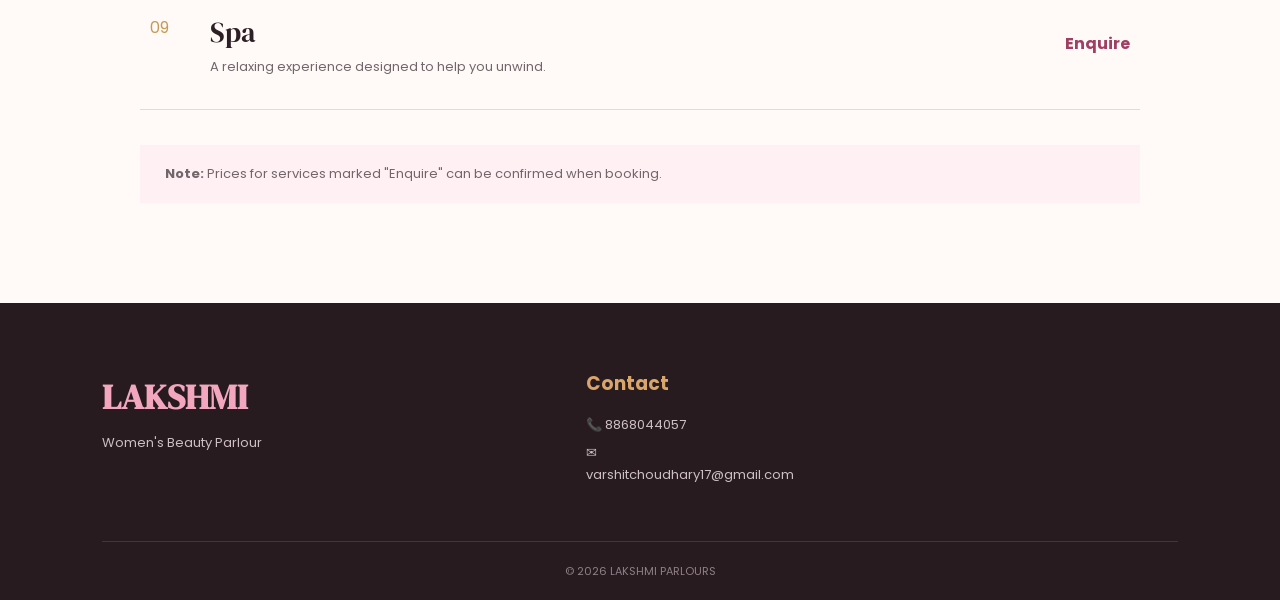
<file: services.html>
<!DOCTYPE html>
<html lang="en">
<head>
    <meta charset="UTF-8">
    <meta name="viewport" content="width=device-width, initial-scale=1.0">
    <title>Services | LAKSHMI PARLOURS</title>
    <link rel="stylesheet" href="style.css">
    <link href="https://fonts.googleapis.com/css2?family=DM+Serif+Display&family=Poppins:wght@300;400;500;600;700&display=swap" rel="stylesheet">
</head>

<body>

<header class="navbar">
    <a href="index.html" class="logo">
        <span>LAKSHMI</span>
        <small>PARLOURS</small>
    </a>

    <button class="menu-btn" onclick="toggleMenu()">☰</button>

    <nav id="navMenu">
        <a href="index.html">Home</a>
        <a href="about.html">About</a>
        <a class="active" href="services.html">Services</a>
        <a href="bridal.html">Bridal</a>
        <a href="gallery.html">Gallery</a>
        <a href="booking.html">Booking</a>
        <a href="contact.html">Contact</a>
    </nav>
</header>

<section class="page-banner">
    <p>BEAUTY & SELF CARE</p>
    <h1>Our Services</h1>
</section>

<section class="section">

    <div class="service-list">

        <div class="service-row">
            <div>
                <span>01</span>
                <h2>Haircut & Hair Styling</h2>
                <p>Fresh cuts and beautiful styling for your personality.</p>
            </div>
            <strong>₹299</strong>
        </div>

        <div class="service-row">
            <div>
                <span>02</span>
                <h2>Hair Colouring</h2>
                <p>Refresh your look with a beautiful new hair colour.</p>
            </div>
            <strong>Enquire</strong>
        </div>

        <div class="service-row">
            <div>
                <span>03</span>
                <h2>Facial</h2>
                <p>Relaxing facial treatment for fresh and glowing skin.</p>
            </div>
            <strong>₹699</strong>
        </div>

        <div class="service-row">
            <div>
                <span>04</span>
                <h2>Cleanup</h2>
                <p>Gentle skincare treatment for a clean, refreshed look.</p>
            </div>
            <strong>Enquire</strong>
        </div>

        <div class="service-row">
            <div>
                <span>05</span>
                <h2>Waxing</h2>
                <p>Professional waxing services for smooth skin.</p>
            </div>
            <strong>Enquire</strong>
        </div>

        <div class="service-row">
            <div>
                <span>06</span>
                <h2>Manicure</h2>
                <p>Care and grooming for beautiful hands and nails.</p>
            </div>
            <strong>₹359</strong>
        </div>

        <div class="service-row">
            <div>
                <span>07</span>
                <h2>Makeup</h2>
                <p>Elegant makeup for parties, events and special occasions.</p>
            </div>
            <strong>Enquire</strong>
        </div>

        <div class="service-row">
            <div>
                <span>08</span>
                <h2>Mehndi</h2>
                <p>Beautiful mehndi designs for celebrations and weddings.</p>
            </div>
            <strong>Enquire</strong>
        </div>

        <div class="service-row">
            <div>
                <span>09</span>
                <h2>Spa</h2>
                <p>A relaxing experience designed to help you unwind.</p>
            </div>
            <strong>Enquire</strong>
        </div>

    </div>

    <div class="price-note">
        <strong>Note:</strong> Prices for services marked "Enquire" can be
        confirmed when booking.
    </div>

</section>

<footer>
    <div class="footer-grid">
        <div>
            <h2>LAKSHMI</h2>
            <p>Women's Beauty Parlour</p>
        </div>

        <div>
            <h3>Contact</h3>
            <p>📞 8868044057</p>
            <p>✉ varshitchoudhary17@gmail.com</p>
        </div>
    </div>

    <div class="copyright">© 2026 LAKSHMI PARLOURS</div>
</footer>

<script src="script.js"></script>
</body>
</html>
</file>
<file: style.css>
:root {
    --pink: #d96b91;
    --dark-pink: #9e3f63;
    --light-pink: #fce8ef;
    --rose: #b85c7b;
    --gold: #c69a55;
    --cream: #fffaf7;
    --dark: #2c2025;
    --gray: #71676b;
    --white: #ffffff;
}

* {
    margin: 0;
    padding: 0;
    box-sizing: border-box;
}

html {
    scroll-behavior: smooth;
}

body {
    font-family: 'Poppins', sans-serif;
    color: var(--dark);
    background: var(--cream);
    line-height: 1.7;
}

a {
    text-decoration: none;
    color: inherit;
}

.navbar {
    height: 82px;
    padding: 0 7%;
    display: flex;
    justify-content: space-between;
    align-items: center;
    background: rgba(255, 250, 247, .97);
    border-bottom: 1px solid #f1dce3;
    position: sticky;
    top: 0;
    z-index: 1000;
}

.logo {
    display: flex;
    flex-direction: column;
    line-height: 1;
}

.logo span {
    font-family: 'DM Serif Display', serif;
    font-size: 28px;
    color: var(--dark-pink);
    letter-spacing: 2px;
}

.logo small {
    color: var(--gold);
    font-size: 9px;
    letter-spacing: 5px;
    margin-top: 5px;
    text-align: center;
}

nav {
    display: flex;
    gap: 27px;
    align-items: center;
}

nav a {
    font-size: 13px;
    font-weight: 500;
    color: #55474c;
    transition: .3s;
}

nav a:hover,
nav a.active {
    color: var(--pink);
}

.menu-btn {
    display: none;
    background: none;
    border: none;
    font-size: 27px;
    color: var(--dark-pink);
    cursor: pointer;
}

.hero {
    min-height: calc(100vh - 82px);
    padding: 80px 8%;
    display: grid;
    grid-template-columns: 1.2fr .8fr;
    align-items: center;
    gap: 60px;
    background:
        radial-gradient(circle at 85% 20%, #f7cad9 0, transparent 28%),
        linear-gradient(135deg, #fffaf7, #fce8ef);
}

.hero-content {
    max-width: 650px;
}

.eyebrow,
.page-banner p,
.section-title p,
.quote-section p,
.bridal-hero > div > p:first-child,
.location-section > div > p:first-child {
    color: var(--gold);
    font-size: 12px;
    font-weight: 600;
    letter-spacing: 4px;
    margin-bottom: 12px;
}

.hero h1 {
    font-family: 'DM Serif Display', serif;
    font-size: clamp(55px, 7vw, 92px);
    line-height: .98;
    font-weight: 400;
    color: var(--dark);
}

.hero h1 span {
    color: var(--dark-pink);
    font-style: italic;
}

.hero-content > p:not(.eyebrow) {
    color: var(--gray);
    max-width: 540px;
    margin: 25px 0 35px;
}

.hero-buttons {
    display: flex;
    gap: 15px;
    flex-wrap: wrap;
}

.btn {
    display: inline-block;
    background: var(--dark-pink);
    color: white;
    padding: 14px 27px;
    border: 1px solid var(--dark-pink);
    font-size: 12px;
    letter-spacing: 1px;
    font-weight: 600;
    cursor: pointer;
    transition: .3s;
}

.btn:hover {
    background: var(--pink);
    border-color: var(--pink);
    transform: translateY(-3px);
}

.btn-outline {
    background: transparent;
    color: var(--dark-pink);
}

.hero-card {
    width: min(380px, 100%);
    aspect-ratio: 1 / 1.15;
    margin: auto;
    border: 1px solid var(--gold);
    background: linear-gradient(145deg, #fff, #f6d2dd);
    display: flex;
    flex-direction: column;
    justify-content: center;
    align-items: center;
    box-shadow: 25px 25px 0 rgba(184, 92, 123, .1);
}

.hero-card .flower {
    font-size: 60px;
    color: var(--gold);
    margin-bottom: 15px;
}

.hero-card h2 {
    font-family: 'DM Serif Display', serif;
    font-size: 48px;
    color: var(--dark-pink);
}

.hero-card p {
    font-size: 11px;
    letter-spacing: 4px;
    color: var(--gold);
}

.hero-card small {
    margin-top: 15px;
}

.gold-line {
    height: 1px;
    width: 80px;
    background: var(--gold);
    margin: 20px 0;
}

.section {
    padding: 100px 8%;
}

.section-title {
    text-align: center;
    margin-bottom: 55px;
}

.section-title h2,
.about-text h2,
.booking-info h2 {
    font-family: 'DM Serif Display', serif;
    font-size: clamp(38px, 5vw, 58px);
    line-height: 1.1;
    font-weight: 400;
}

.welcome {
    background: white;
}

.welcome-grid {
    max-width: 1100px;
    margin: auto;
    display: grid;
    grid-template-columns: 1fr 1fr;
    gap: 80px;
    align-items: center;
}

.large-text {
    font-family: 'DM Serif Display', serif;
    color: var(--dark-pink);
    font-size: 35px;
    margin-bottom: 20px;
}

.welcome-grid p {
    color: var(--gray);
    margin-bottom: 18px;
}

.text-link {
    color: var(--dark-pink);
    font-weight: 600;
    font-size: 13px;
}

.beauty-box {
    height: 420px;
    background:
        linear-gradient(135deg, rgba(158,63,99,.8), rgba(217,107,145,.5)),
        #eab8c9;
    display: flex;
    align-items: center;
    justify-content: center;
}

.beauty-box div {
    text-align: center;
    border: 1px solid white;
    padding: 50px;
    color: white;
}

.beauty-box span {
    font-size: 50px;
}

.beauty-box h3 {
    font-family: 'DM Serif Display', serif;
    font-size: 40px;
}

.service-cards {
    display: grid;
    grid-template-columns: repeat(4, 1fr);
    gap: 20px;
    max-width: 1200px;
    margin: auto auto 45px;
}

.service-card {
    padding: 35px 25px;
    background: white;
    border: 1px solid #f2dfe5;
    transition: .3s;
}

.service-card:hover {
    transform: translateY(-8px);
    box-shadow: 0 20px 40px rgba(158, 63, 99, .12);
}

.service-icon {
    color: var(--gold);
    font-size: 35px;
    margin-bottom: 18px;
}

.service-card h3 {
    font-family: 'DM Serif Display', serif;
    font-size: 26px;
    margin-bottom: 10px;
}

.service-card p {
    color: var(--gray);
    font-size: 13px;
    min-height: 65px;
}

.service-card strong {
    color: var(--dark-pink);
    font-size: 13px;
}

.center {
    text-align: center;
}

.quote-section {
    padding: 110px 8%;
    text-align: center;
    color: white;
    background: linear-gradient(135deg, #9e3f63, #d96b91);
}

.quote-section span {
    font-family: serif;
    font-size: 70px;
    color: #f4c5d4;
}

.quote-section h2 {
    font-family: 'DM Serif Display', serif;
    font-size: clamp(40px, 5vw, 65px);
    font-weight: 400;
    line-height: 1.1;
}

.quote-section p {
    color: #f5d3df;
    margin-top: 25px;
}

.cta {
    background: #fff1f5;
    display: flex;
    justify-content: space-between;
    align-items: center;
    gap: 30px;
}

.cta h2 {
    font-family: 'DM Serif Display', serif;
    font-size: 45px;
    font-weight: 400;
}

/* Page Banner */

.page-banner {
    padding: 100px 8%;
    text-align: center;
    background: linear-gradient(135deg, #fce8ef, #fffaf7);
}

.page-banner h1 {
    font-family: 'DM Serif Display', serif;
    font-size: clamp(45px, 6vw, 70px);
    font-weight: 400;
    color: var(--dark-pink);
}

/* About */

.about-section {
    display: grid;
    grid-template-columns: .9fr 1.1fr;
    gap: 80px;
    align-items: center;
    background: white;
}

.about-image {
    height: 550px;
    background: linear-gradient(145deg, #d96b91, #9e3f63);
    display: flex;
    justify-content: center;
    align-items: center;
    color: white;
}

.about-image div {
    border: 1px solid #f6d1dd;
    padding: 60px 45px;
    text-align: center;
}

.about-image span {
    font-size: 50px;
    color: #f4cf9d;
}

.about-image h2 {
    font-family: 'DM Serif Display', serif;
    font-size: 55px;
}

.about-image p {
    font-size: 10px;
    letter-spacing: 4px;
}

.about-text > p:not(.eyebrow) {
    color: var(--gray);
    margin: 20px 0;
}

.info-strip {
    display: flex;
    gap: 35px;
    margin-top: 35px;
    border-top: 1px solid #ead8de;
    padding-top: 25px;
}

.info-strip div {
    display: flex;
    flex-direction: column;
}

.info-strip strong {
    color: var(--dark-pink);
    font-size: 22px;
}

.info-strip span {
    font-size: 11px;
    color: var(--gray);
}

.values {
    background: var(--light-pink);
}

.value-grid {
    display: grid;
    grid-template-columns: repeat(3, 1fr);
    gap: 25px;
    max-width: 1100px;
    margin: auto;
}

.value-grid > div {
    background: white;
    padding: 35px;
}

.value-grid span {
    color: var(--gold);
    font-size: 13px;
}

.value-grid h3 {
    font-family: 'DM Serif Display', serif;
    font-size: 28px;
    margin: 10px 0;
}

.value-grid p {
    color: var(--gray);
    font-size: 14px;
}

/* Services */

.service-list {
    max-width: 1000px;
    margin: auto;
}

.service-row {
    display: flex;
    justify-content: space-between;
    gap: 30px;
    align-items: center;
    padding: 30px 10px;
    border-bottom: 1px solid #e9d7de;
}

.service-row div {
    display: grid;
    grid-template-columns: 45px 1fr;
    column-gap: 15px;
}

.service-row span {
    grid-row: span 2;
    color: var(--gold);
    padding-top: 5px;
}

.service-row h2 {
    font-family: 'DM Serif Display', serif;
    font-weight: 400;
    font-size: 28px;
}

.service-row p {
    color: var(--gray);
    font-size: 13px;
}

.service-row > strong {
    color: var(--dark-pink);
    white-space: nowrap;
}

.price-note {
    max-width: 1000px;
    margin: 35px auto 0;
    background: #fff0f4;
    padding: 18px 25px;
    color: var(--gray);
    font-size: 13px;
}

/* Bridal */

.bridal-hero {
    min-height: 650px;
    padding: 100px 8%;
    display: flex;
    align-items: center;
    background:
        linear-gradient(90deg, rgba(76, 24, 43, .88), rgba(76,24,43,.2)),
        linear-gradient(135deg, #c77791, #6d263f);
    color: white;
}

.bridal-hero > div {
    max-width: 650px;
}

.bridal-hero h1 {
    font-family: 'DM Serif Display', serif;
    font-size: clamp(60px, 8vw, 100px);
    font-weight: 400;
    line-height: 1;
    margin-bottom: 25px;
}

.bridal-hero > div > p:not(:first-child) {
    max-width: 500px;
    margin-bottom: 30px;
    color: #f9e4eb;
}

.bridal-grid {
    display: grid;
    grid-template-columns: repeat(3, 1fr);
    gap: 25px;
}

.bridal-card {
    padding: 45px 35px;
    background: white;
    border: 1px solid #edd9e0;
}

.bridal-card span {
    color: var(--gold);
}

.bridal-card h3 {
    font-family: 'DM Serif Display', serif;
    font-size: 32px;
    margin: 15px 0;
}

.bridal-card p {
    color: var(--gray);
    font-size: 14px;
    margin-bottom: 25px;
}

.bridal-card strong {
    color: var(--dark-pink);
}

.bridal-quote {
    text-align: center;
    padding: 100px 20px;
    background: var(--light-pink);
}

.bridal-quote h2 {
    font-family: 'DM Serif Display', serif;
    font-size: 55px;
    font-weight: 400;
    line-height: 1.1;
    margin-bottom: 35px;
}

/* Gallery */

.gallery-grid {
    display: grid;
    grid-template-columns: repeat(3, 1fr);
    gap: 20px;
}

.gallery-item {
    height: 320px;
    display: flex;
    flex-direction: column;
    justify-content: center;
    align-items: center;
    color: white;
    transition: .3s;
}

.gallery-item:hover {
    transform: scale(.98);
}

.gallery-item span {
    font-size: 55px;
    color: #f7d6e1;
}

.gallery-item h3 {
    font-family: 'DM Serif Display', serif;
    font-size: 28px;
}

.pink {
    background: #d96b91;
}

.rose {
    background: #b85c7b;
}

.cream {
    background: #c9a7a0;
}

.dark-pink {
    background: #893653;
}

.gallery-note {
    text-align: center;
    margin-top: 50px;
}

.gallery-note p {
    color: var(--gray);
    margin-bottom: 20px;
}

/* Booking */

.booking-section {
    display: grid;
    grid-template-columns: .8fr 1.2fr;
    gap: 80px;
    max-width: 1200px;
    margin: auto;
}

.booking-info h2 {
    margin-bottom: 25px;
}

.booking-info > p:not(.eyebrow) {
    color: var(--gray);
}

.contact-mini {
    margin-top: 35px;
    border-left: 2px solid var(--gold);
    padding-left: 20px;
}

.booking-form {
    background: white;
    padding: 40px;
    box-shadow: 0 20px 60px rgba(100, 40, 60, .08);
}

.booking-form label {
    display: block;
    font-size: 12px;
    font-weight: 600;
    margin: 15px 0 7px;
}

.booking-form input,
.booking-form select,
.booking-form textarea {
    width: 100%;
    padding: 13px 15px;
    border: 1px solid #e6d4da;
    background: #fffafa;
    font-family: inherit;
    outline: none;
}

.booking-form input:focus,
.booking-form select:focus,
.booking-form textarea:focus {
    border-color: var(--pink);
}

.full-btn {
    width: 100%;
    margin-top: 25px;
}

/* Contact */

.contact-section {
    display: grid;
    grid-template-columns: repeat(4, 1fr);
    gap: 20px;
    background: white;
}

.contact-card {
    padding: 35px 25px;
    border: 1px solid #ead9df;
}

.contact-card > span {
    font-size: 35px;
    color: var(--gold);
}

.contact-card h3 {
    font-family: 'DM Serif Display', serif;
    font-size: 25px;
    margin: 15px 0;
}

.contact-card p {
    color: var(--gray);
    font-size: 13px;
    margin-bottom: 15px;
}

.location-section {
    padding: 90px 8%;
    background: linear-gradient(135deg, #9e3f63, #d96b91);
    color: white;
    display: flex;
    justify-content: space-between;
    align-items: center;
    gap: 30px;
}

.location-section h2 {
    font-family: 'DM Serif Display', serif;
    font-size: 55px;
    line-height: 1.05;
    margin-bottom: 20px;
}

.location-section p {
    color: #f8dce5;
}

/* Footer */

footer {
    background: #271b20;
    color: white;
    padding: 65px 8% 20px;
}

.footer-grid {
    display: grid;
    grid-template-columns: 2fr 1fr 1.5fr;
    gap: 50px;
    max-width: 1200px;
    margin: auto;
}

.footer-grid h2 {
    font-family: 'DM Serif Display', serif;
    color: #f2a7bf;
    font-size: 35px;
}

.footer-grid h3 {
    color: #d9a56b;
    margin-bottom: 15px;
}

.footer-grid p,
.footer-grid a {
    display: block;
    color: #cdbfc4;
    font-size: 13px;
    margin: 5px 0;
}

.footer-grid a:hover {
    color: #f2a7bf;
}

.copyright {
    border-top: 1px solid #44343b;
    margin-top: 50px;
    padding-top: 20px;
    text-align: center;
    color: #8f8086;
    font-size: 11px;
}

.whatsapp {
    position: fixed;
    right: 25px;
    bottom: 25px;
    width: 55px;
    height: 55px;
    border-radius: 50%;
    background: #25d366;
    color: white;
    display: flex;
    align-items: center;
    justify-content: center;
    font-size: 25px;
    z-index: 999;
    box-shadow: 0 5px 20px rgba(0,0,0,.2);
}

/* Mobile */

@media (max-width: 900px) {

    .navbar {
        padding: 0 5%;
    }

    .menu-btn {
        display: block;
    }

    nav {
        position: absolute;
        top: 82px;
        left: 0;
        right: 0;
        background: white;
        display: none;
        flex-direction: column;
        align-items: stretch;
        gap: 0;
        border-bottom: 1px solid #eee;
    }

    nav.show {
        display: flex;
    }

    nav a {
        padding: 15px 8%;
        border-bottom: 1px solid #f5e7eb;
    }

    .hero,
    .welcome-grid,
    .about-section,
    .booking-section {
        grid-template-columns: 1fr;
    }

    .hero {
        padding-top: 60px;
    }

    .service-cards {
        grid-template-columns: repeat(2, 1fr);
    }

    .value-grid,
    .bridal-grid,
    .gallery-grid {
        grid-template-columns: 1fr 1fr;
    }

    .contact-section {
        grid-template-columns: 1fr 1fr;
    }

    .cta,
    .location-section {
        flex-direction: column;
        align-items: flex-start;
    }

    .footer-grid {
        grid-template-columns: 1fr 1fr;
    }
}

@media (max-width: 600px) {

    .section {
        padding: 70px 6%;
    }

    .hero {
        padding: 55px 6%;
    }

    .hero h1 {
        font-size: 58px;
    }

    .hero-card {
        width: 90%;
    }

    .service-cards,
    .value-grid,
    .bridal-grid,
    .gallery-grid,
    .contact-section,
    .footer-grid {
        grid-template-columns: 1fr;
    }

    .service-row {
        align-items: flex-start;
    }

    .service-row h2 {
        font-size: 23px;
    }

    .service-row p {
        font-size: 12px;
    }

    .about-image {
        height: 400px;
    }

    .info-strip {
        gap: 15px;
    }

    .booking-form {
        padding: 25px;
    }

    .location-section h2 {
        font-size: 43px;
    }

    .bridal-quote h2 {
        font-size: 42px;
    }

    .whatsapp {
        right: 18px;
        bottom: 18px;
    }
}
</file>
